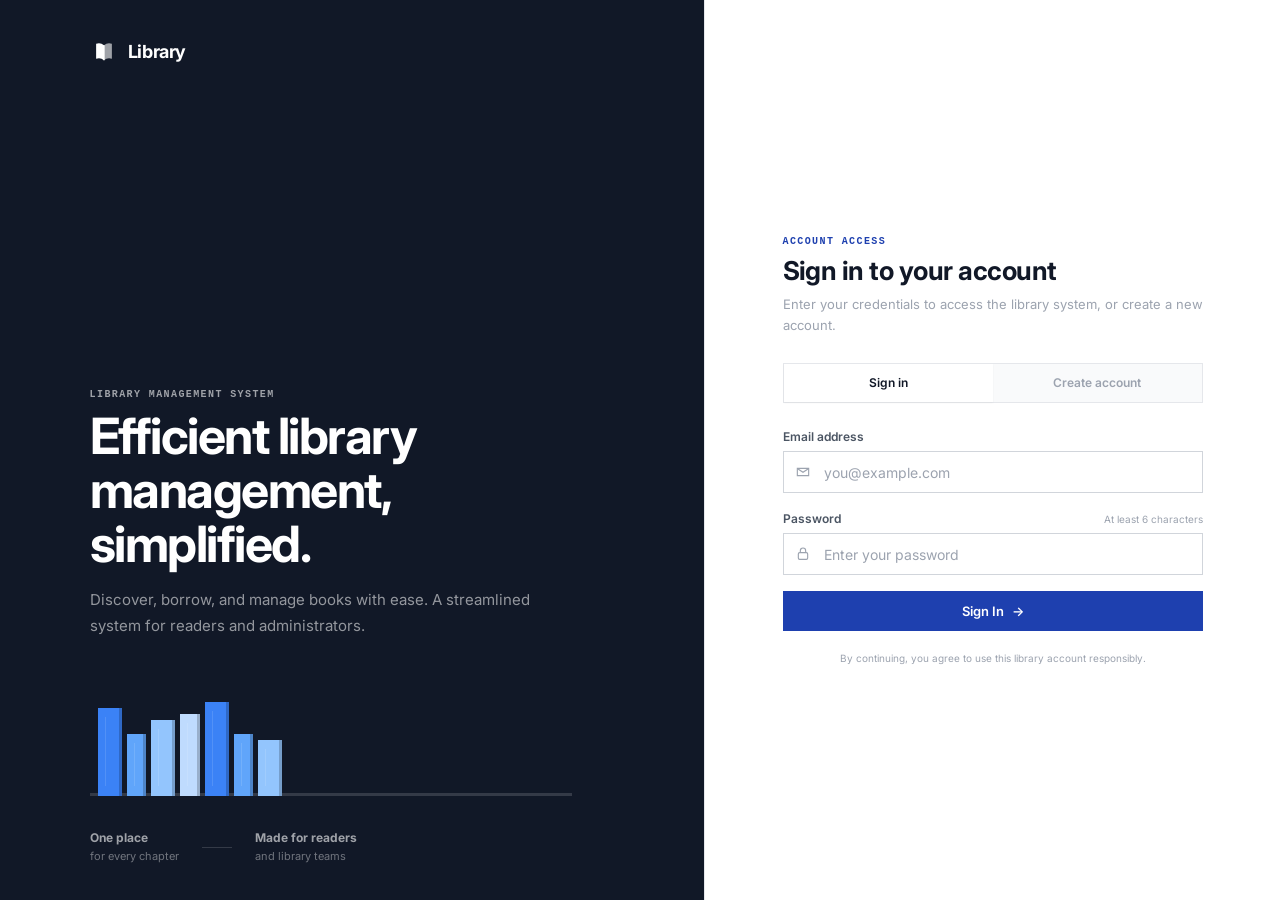
<file: wwwroot/index.html>
<!DOCTYPE html>
<html lang="en">
<head>
    <meta charset="UTF-8">
    <meta name="viewport" content="width=device-width, initial-scale=1.0">
    <meta name="theme-color" content="#ffffff">
    <title>Library — Sign In</title>
    <link rel="stylesheet" href="style.css?v=20260731">
</head>
<body class="auth-page">
    <main class="auth-layout">
        <section class="auth-story" aria-label="Leafline Library introduction">
            <a class="brand brand-light" href="/index.html" aria-label="Library home">
                <span class="brand-mark" aria-hidden="true">
                    <svg viewBox="0 0 32 32" fill="none"><path d="M7 6.5c3.4-1.2 6.3-.6 9 1.7v17.3c-2.7-2.3-5.6-2.9-9-1.7V6.5Z" fill="currentColor"/><path d="M25 6.5c-3.4-1.2-6.3-.6-9 1.7v17.3c2.7-2.3 5.6-2.9 9-1.7V6.5Z" fill="currentColor" opacity=".6"/><path d="M16 8.2v17.3" stroke="currentColor" stroke-width="1.5"/></svg>
                </span>
                <span>Library</span>
            </a>

            <div class="auth-story-copy">
                <p class="eyebrow eyebrow-light">Library Management System</p>
                <h1>Efficient library management, simplified.</h1>
                <p class="lead">Discover, borrow, and manage books with ease. A streamlined system for readers and administrators.</p>
            </div>

            <div class="story-shelf" aria-hidden="true">
                <span class="shelf-book book-copper"></span>
                <span class="shelf-book book-cream"></span>
                <span class="shelf-book book-teal"></span>
                <span class="shelf-book book-paper"></span>
                <span class="shelf-book book-copper book-tall"></span>
                <span class="shelf-book book-cream"></span>
                <span class="shelf-book book-teal book-short"></span>
                <i></i>
            </div>

            <div class="auth-proof">
                <div><strong>One place</strong><span>for every chapter</span></div>
                <div class="proof-line"></div>
                <div><strong>Made for readers</strong><span>and library teams</span></div>
            </div>
        </section>

        <section class="auth-panel">
            <div class="auth-card">
                <div class="auth-mobile-brand">
                    <a class="brand" href="/index.html"><span class="brand-mark" aria-hidden="true"><svg viewBox="0 0 32 32" fill="none"><path d="M7 6.5c3.4-1.2 6.3-.6 9 1.7v17.3c-2.7-2.3-5.6-2.9-9-1.7V6.5Z" fill="currentColor"/><path d="M25 6.5c-3.4-1.2-6.3-.6-9 1.7v17.3c2.7-2.3 5.6-2.9 9-1.7V6.5Z" fill="currentColor" opacity=".6"/></svg></span><span>Library</span></a>
                </div>
                <div class="auth-heading">
                    <p class="eyebrow">Account Access</p>
                    <h2>Sign in to your account</h2>
                    <p>Enter your credentials to access the library system, or create a new account.</p>
                </div>

                <div class="tabs auth-tabs" role="tablist" aria-label="Account options">
                    <button class="tab active" type="button" data-tab="login" role="tab" aria-selected="true">Sign in</button>
                    <button class="tab" type="button" data-tab="register" role="tab" aria-selected="false">Create account</button>
                </div>

                <form id="loginForm" novalidate>
                    <div class="form-group">
                        <label for="loginEmail">Email address</label>
                        <div class="input-shell">
                            <svg aria-hidden="true" viewBox="0 0 24 24" fill="none"><path d="M3.5 6.5h17v11h-17z" stroke="currentColor" stroke-width="1.7"/><path d="m4.5 7.5 7.5 5 7.5-5" stroke="currentColor" stroke-width="1.7"/></svg>
                            <input type="email" id="loginEmail" name="email" placeholder="you@example.com" autocomplete="email" required>
                        </div>
                    </div>
                    <div class="form-group">
                        <div class="label-row"><label for="loginPassword">Password</label><span>At least 6 characters</span></div>
                        <div class="input-shell">
                            <svg aria-hidden="true" viewBox="0 0 24 24" fill="none"><rect x="5" y="10" width="14" height="10" rx="2" stroke="currentColor" stroke-width="1.7"/><path d="M8 10V7a4 4 0 0 1 8 0v3" stroke="currentColor" stroke-width="1.7"/></svg>
                            <input type="password" id="loginPassword" name="password" placeholder="Enter your password" autocomplete="current-password" required>
                        </div>
                    </div>
                    <button type="submit" class="btn btn-primary btn-block">Sign In <span aria-hidden="true">→</span></button>
                </form>

                <form id="registerForm" style="display: none;" novalidate>
                    <div class="form-group">
                        <label for="registerFullName">Full name</label>
                        <div class="input-shell"><svg aria-hidden="true" viewBox="0 0 24 24" fill="none"><circle cx="12" cy="8" r="3.25" stroke="currentColor" stroke-width="1.7"/><path d="M5.5 20c.7-3 3-4.5 6.5-4.5s5.8 1.5 6.5 4.5" stroke="currentColor" stroke-width="1.7" stroke-linecap="round"/></svg><input type="text" id="registerFullName" name="fullName" placeholder="Your name" autocomplete="name" required></div>
                    </div>
                    <div class="form-group">
                        <label for="registerEmail">Email address</label>
                        <div class="input-shell"><svg aria-hidden="true" viewBox="0 0 24 24" fill="none"><path d="M3.5 6.5h17v11h-17z" stroke="currentColor" stroke-width="1.7"/><path d="m4.5 7.5 7.5 5 7.5-5" stroke="currentColor" stroke-width="1.7"/></svg><input type="email" id="registerEmail" name="email" placeholder="you@example.com" autocomplete="email" required></div>
                    </div>
                    <div class="form-group split-fields">
                        <div><label for="registerPassword">Password</label><div class="input-shell"><svg aria-hidden="true" viewBox="0 0 24 24" fill="none"><rect x="5" y="10" width="14" height="10" rx="2" stroke="currentColor" stroke-width="1.7"/><path d="M8 10V7a4 4 0 0 1 8 0v3" stroke="currentColor" stroke-width="1.7"/></svg><input type="password" id="registerPassword" name="password" placeholder="6+ characters" autocomplete="new-password" required minlength="6"></div></div>
                        <div><label for="registerConfirmPassword">Confirm password</label><div class="input-shell"><svg aria-hidden="true" viewBox="0 0 24 24" fill="none"><path d="M12 3v18M7 8l5-5 5 5" stroke="currentColor" stroke-width="1.7" stroke-linecap="round" stroke-linejoin="round"/></svg><input type="password" id="registerConfirmPassword" name="confirmPassword" placeholder="Repeat password" autocomplete="new-password" required minlength="6"></div></div>
                    </div>
                    <button type="submit" class="btn btn-primary btn-block">Create Account <span aria-hidden="true">→</span></button>
                </form>

                <p class="form-note">By continuing, you agree to use this library account responsibly.</p>
            </div>
        </section>
    </main>

    <script src="app.js?v=20260730"></script>
    <script>
        const tabs = document.querySelectorAll('.tab');
        const loginForm = document.getElementById('loginForm');
        const registerForm = document.getElementById('registerForm');

        tabs.forEach(tab => {
            tab.addEventListener('click', () => {
                tabs.forEach(t => {
                    t.classList.remove('active');
                    t.setAttribute('aria-selected', 'false');
                });
                tab.classList.add('active');
                tab.setAttribute('aria-selected', 'true');
                const isLogin = tab.dataset.tab === 'login';
                loginForm.style.display = isLogin ? 'block' : 'none';
                registerForm.style.display = isLogin ? 'none' : 'block';
            });
        });

        loginForm.addEventListener('submit', async (e) => {
            e.preventDefault();
            const email = document.getElementById('loginEmail').value;
            const password = document.getElementById('loginPassword').value;
            try {
                const response = await AuthAPI.login(email, password);
                TokenManager.setToken(response.token);
                window.location.href = response.role === 'Admin' ? '/admin-dashboard.html' : '/user-dashboard.html';
            } catch (error) {
                UI.showAlert(error.message, 'error');
            }
        });

        registerForm.addEventListener('submit', async (e) => {
            e.preventDefault();
            const fullName = document.getElementById('registerFullName').value;
            const email = document.getElementById('registerEmail').value;
            const password = document.getElementById('registerPassword').value;
            const confirmPassword = document.getElementById('registerConfirmPassword').value;
            if (password !== confirmPassword) {
                UI.showAlert('Passwords do not match', 'error');
                return;
            }
            try {
                await AuthAPI.register(fullName, email, password);
                UI.showAlert('Registration successful! Please sign in.', 'success');
                tabs[0].click();
                registerForm.reset();
            } catch (error) {
                UI.showAlert(error.message, 'error');
            }
        });

        if (TokenManager.isAuthenticated()) {
            const userInfo = TokenManager.getUserInfo();
            window.location.href = userInfo?.role === 'Admin' ? '/admin-dashboard.html' : '/user-dashboard.html';
        }
    </script>
</body>
</html>
</file>
<file: wwwroot/style.css>
@import url('https://fonts.googleapis.com/css2?family=Inter:opsz,wght@14..32,300;14..32,400;14..32,500;14..32,600;14..32,700;14..32,800&display=swap');

/* ═══════════════════════════════════════════
   DESIGN TOKENS — Light Professional Theme
   ═══════════════════════════════════════════ */
:root {
    /* Surfaces */
    --bg-page:       #F3F4F6;
    --bg-white:      #FFFFFF;
    --bg-subtle:     #F9FAFB;
    --bg-hover:      #F3F4F6;
    --bg-input:      #FFFFFF;

    /* Text */
    --text-primary:  #1F2937;
    --text-secondary:#4B5563;
    --text-muted:    #9CA3AF;
    --text-heading:  #111827;

    /* Primary — Deep Navy Blue */
    --primary:       #1E40AF;
    --primary-hover: #1E3A8A;
    --primary-light: #DBEAFE;

    /* Semantic */
    --success:       #059669;
    --success-light: #D1FAE5;
    --danger:        #DC2626;
    --danger-light:  #FEE2E2;
    --warning:       #D97706;
    --warning-light: #FEF3C7;
    --info:          #2563EB;
    --info-light:    #DBEAFE;

    /* Borders */
    --border:        #E5E7EB;
    --border-strong: #D1D5DB;
    --border-input:  #D1D5DB;

    /* Shadows */
    --shadow-xs:  0 1px 2px rgba(0,0,0,0.04);
    --shadow-sm:  0 1px 3px rgba(0,0,0,0.06);
    --shadow-md:  0 4px 12px rgba(0,0,0,0.08);
    --shadow-lg:  0 8px 24px rgba(0,0,0,0.12);

    /* Typography */
    --font-sans:    "Inter", -apple-system, "Segoe UI", Roboto, sans-serif;
    --font-display: "Inter", -apple-system, "Segoe UI", Roboto, sans-serif;
    --font-mono:    "SFMono-Regular", Consolas, "Liberation Mono", Menlo, monospace;
}

/* ═══════════════════════════════════════════
   RESET & BASE
   ═══════════════════════════════════════════ */
*, *::before, *::after { box-sizing: border-box; }
html { scroll-behavior: smooth; -webkit-font-smoothing: antialiased; -moz-osx-font-smoothing: grayscale; }

body {
    margin: 0; min-width: 320px;
    color: var(--text-primary);
    background: var(--bg-page);
    font-family: var(--font-sans);
    font-size: 14px; line-height: 1.6;
}

/* Remove all decorative pseudo-elements from body */
body::before, body::after { display: none; }

button, input, select, textarea { font: inherit; }
button { border: 0; cursor: pointer; }
a { color: inherit; text-decoration: none; }
svg { display: block; }

/* ═══════════════════════════════════════════
   LAYOUT
   ═══════════════════════════════════════════ */
.container { width: min(1200px, calc(100% - 48px)); margin-inline: auto; }
.sr-only { position: absolute; width: 1px; height: 1px; padding: 0; overflow: hidden; clip: rect(0,0,0,0); white-space: nowrap; border: 0; }

/* ═══════════════════════════════════════════
   SHARED ELEMENTS
   ═══════════════════════════════════════════ */
.eyebrow {
    margin: 0 0 6px;
    font-family: var(--font-mono); font-size: 10px; font-weight: 600;
    letter-spacing: .14em; text-transform: uppercase;
    color: var(--primary);
    /* Override gradient text fill from old theme */
    background: none;
    -webkit-background-clip: unset;
    -webkit-text-fill-color: currentColor;
    background-clip: unset;
}
.eyebrow-light { color: rgba(255,255,255,.6); }

/* Brand */
.brand {
    display: inline-flex; align-items: center; gap: 10px;
    color: var(--text-heading);
    font-family: var(--font-sans);
    font-size: 18px; font-weight: 700; letter-spacing: -.02em; white-space: nowrap;
}
.brand em {
    font-style: normal; font-weight: 700;
    color: var(--primary);
    /* Override gradient text fill from old theme */
    background: none;
    -webkit-background-clip: unset;
    -webkit-text-fill-color: currentColor;
    background-clip: unset;
}
.brand-light { color: #FFFFFF; }
.brand-light em { color: rgba(255,255,255,.75); background: none; -webkit-text-fill-color: currentColor; }
.brand-mark { display: grid; width: 28px; height: 28px; place-items: center; color: var(--primary); }
.brand-light .brand-mark { color: #FFFFFF; }
.brand-mark svg { width: 100%; height: 100%; }

/* ═══════════════════════════════════════════
   BUTTONS
   ═══════════════════════════════════════════ */
.btn {
    display: inline-flex; min-height: 40px;
    align-items: center; justify-content: center; gap: 8px;
    padding: 9px 18px;
    border: 1px solid transparent; border-radius: 0;
    font-family: var(--font-sans); font-size: 13px; font-weight: 600; line-height: 1;
    transition: background .15s ease, border-color .15s ease, color .15s ease;
    position: relative; overflow: hidden;
}
/* Remove old theme's gradient overlay and hover lift */
.btn::before { display: none; }
.btn:hover { transform: none; }
.btn:focus-visible, .tab:focus-visible, input:focus-visible, .header-nav a:focus-visible {
    outline: 2px solid var(--primary); outline-offset: 2px;
}
.btn:disabled { cursor: not-allowed; opacity: .45; transform: none; }

.btn-primary {
    color: #FFFFFF;
    background: var(--primary);
    border-color: var(--primary);
    box-shadow: none;
}
.btn-primary:hover {
    background: var(--primary-hover);
    border-color: var(--primary-hover);
    box-shadow: none;
}

.btn-success {
    color: #FFFFFF;
    background: var(--success);
    border-color: var(--success);
    box-shadow: none;
}
.btn-success:hover { background: #047857; border-color: #047857; }

.btn-quiet {
    color: var(--text-secondary); background: var(--bg-white);
    border: 1px solid var(--border-strong);
}
.btn-quiet:hover {
    color: var(--text-heading);
    background: var(--bg-hover);
    border-color: var(--border-strong);
}

.btn-danger-quiet { color: var(--danger); background: transparent; border: 1px solid transparent; }
.btn-danger-quiet:hover { background: var(--danger-light); border-color: #FECACA; }

.btn-warning-quiet {
    color: var(--warning);
    background: var(--warning-light);
    border: 1px solid #FDE68A;
}
.btn-warning-quiet:hover { background: #FDE68A; }

.btn-small { min-height: 32px; padding: 6px 12px; font-size: 12px; }
.btn-block { width: 100%; }

/* ═══════════════════════════════════════════
   FORMS
   ═══════════════════════════════════════════ */
.form-group { margin: 0; }
.form-group label {
    display: block; margin-bottom: 5px;
    color: var(--text-secondary); font-size: 12px; font-weight: 600;
}
.form-group input, .search-bar input {
    width: 100%; height: 42px; padding: 0 12px;
    border: 1px solid var(--border-input); border-radius: 0;
    outline: none;
    color: var(--text-primary); background: var(--bg-white);
    font-size: 14px;
    box-shadow: none;
    transition: border-color .15s;
}
.form-group input::placeholder, .search-bar input::placeholder { color: var(--text-muted); }
.form-group input:focus, .search-bar input:focus {
    border-color: var(--primary);
    box-shadow: 0 0 0 1px var(--primary);
    background: var(--bg-white);
}
.input-shell { position: relative; }
.input-shell > svg {
    position: absolute; top: 50%; left: 12px;
    width: 16px; height: 16px;
    color: var(--text-muted); transform: translateY(-50%);
    pointer-events: none; transition: color .15s;
}
.input-shell:focus-within > svg { color: var(--primary); }
.input-shell input { padding-left: 40px; }
.label-row { display: flex; align-items: baseline; justify-content: space-between; gap: 10px; }
.label-row span { color: var(--text-muted); font-size: 10px; }

/* ═══════════════════════════════════════════
   AUTH PAGE — Sign In / Register
   ═══════════════════════════════════════════ */
.auth-page { background: var(--bg-page); }

.auth-layout {
    display: grid; min-height: 100vh;
    grid-template-columns: minmax(430px, 1.1fr) minmax(480px, .9fr);
}

.auth-story {
    position: relative; display: flex; min-height: 720px;
    flex-direction: column; overflow: hidden;
    padding: 38px clamp(42px, 7vw, 100px) 34px;
    color: #FFFFFF;
    background: #111827;
}
/* Remove old decorative circles */
.auth-story::before, .auth-story::after { display: none; }
.auth-story > * { position: relative; z-index: 1; }
.auth-story-copy { max-width: 550px; margin-top: auto; margin-bottom: clamp(36px, 7vh, 70px); }

.auth-story h1 {
    max-width: 560px; margin: 0;
    font-family: var(--font-display);
    font-size: clamp(34px, 4vw, 50px); font-weight: 700;
    letter-spacing: -.03em; line-height: 1.08;
    color: #FFFFFF;
}

.auth-story .lead {
    max-width: 460px; margin: 16px 0 0;
    color: rgba(255,255,255,.55); font-size: 15px; line-height: 1.7;
}

/* Decorative book shelf */
.story-shelf {
    display: flex; height: 95px; align-items: flex-end;
    gap: 5px; margin-bottom: 32px; padding-left: 8px;
}
.story-shelf i {
    position: absolute; bottom: 0; left: 0;
    width: min(500px, 92%); height: 3px;
    border-radius: 0;
    background: rgba(255,255,255,.15);
}
.shelf-book {
    position: relative; z-index: 1; display: block;
    width: 24px; height: 70px; border-radius: 0;
    box-shadow: inset -3px 0 rgba(0,0,0,.2);
}
.shelf-book::after {
    position: absolute; top: 9px; bottom: 10px; left: 7px;
    width: 1px;
    background: rgba(255,255,255,.12);
    content: "";
}
.book-copper { height: 88px; background: #3B82F6; }
.book-cream  { width: 19px; height: 62px; background: #60A5FA; }
.book-teal   { height: 76px; background: #93C5FD; }
.book-paper  { width: 20px; height: 82px; background: #BFDBFE; }
.book-tall   { height: 94px; }
.book-short  { height: 56px; }

.auth-proof {
    display: flex; max-width: 500px;
    align-items: center; gap: 23px;
    color: rgba(255,255,255,.4); font-size: 11px;
}
.auth-proof div:not(.proof-line) { display: grid; gap: 1px; }
.auth-proof strong { color: rgba(255,255,255,.6); font-size: 12px; }
.proof-line { width: 30px; height: 1px; background: rgba(255,255,255,.15); }

/* Auth panel (right side) */
.auth-panel {
    display: grid; place-items: center;
    padding: 42px;
    background: var(--bg-white);
    border-left: 1px solid var(--border);
}
.auth-card { width: min(100%, 420px); }
.auth-mobile-brand { display: none; }

.auth-heading { margin-bottom: 26px; }
.auth-heading h2 {
    margin: 0; color: var(--text-heading);
    font-family: var(--font-display);
    font-size: 26px; font-weight: 700;
    letter-spacing: -.02em; line-height: 1.16;
}
.auth-heading > p:last-child {
    margin: 8px 0 0;
    color: var(--text-muted); font-size: 13px; line-height: 1.65;
}

/* Tabs */
.tabs { display: flex; }
.auth-tabs {
    gap: 0; margin-bottom: 24px; padding: 0;
    border: 1px solid var(--border);
    border-radius: 0;
    background: var(--bg-subtle);
}
.tab {
    display: inline-flex; min-height: 38px; flex: 1;
    align-items: center; justify-content: center; gap: 8px;
    padding: 8px 12px; border: 0; border-radius: 0;
    color: var(--text-muted); background: transparent;
    font-size: 12px; font-weight: 600;
    transition: color .15s, background .15s;
}
.auth-tabs .tab.active {
    color: var(--text-heading);
    background: var(--bg-white);
    box-shadow: var(--shadow-xs);
}
.auth-card form { display: grid; gap: 16px; }
.split-fields { display: grid; grid-template-columns: 1fr 1fr; gap: 12px; }
.split-fields label { font-size: 11px; }
.split-fields .input-shell input { padding-left: 34px; font-size: 12px; }
.split-fields .input-shell > svg { left: 10px; width: 14px; }
.form-note { margin: 20px 0 0; color: var(--text-muted); font-size: 10px; line-height: 1.5; text-align: center; }

/* ═══════════════════════════════════════════
   APP SHELL — Header
   ═══════════════════════════════════════════ */
.app-page { min-height: 100vh; background: var(--bg-page); }

.app-header {
    position: sticky; top: 0; z-index: 20;
    height: 56px;
    border-bottom: 1px solid var(--border);
    background: var(--bg-white);
    backdrop-filter: none;
    -webkit-backdrop-filter: none;
}
.header-content { display: flex; height: 100%; align-items: center; justify-content: space-between; gap: 24px; }
.header-nav { display: flex; align-items: center; gap: 20px; margin-left: auto; }
.header-nav a {
    color: var(--text-secondary); font-size: 12px; font-weight: 600;
    transition: color .15s; position: relative;
}
/* Remove underline animation */
.header-nav a::after { display: none; }
.header-nav a:hover { color: var(--primary); }

.account-actions { display: flex; align-items: center; gap: 10px; }
.account-pill {
    display: flex; min-width: 0; align-items: center; gap: 8px;
    color: var(--text-secondary); font-size: 12px; font-weight: 600;
}
.account-pill > span:last-child {
    max-width: 135px; overflow: hidden; text-overflow: ellipsis; white-space: nowrap;
}

.avatar {
    display: grid; width: 30px; height: 30px; flex: 0 0 auto;
    place-items: center; border-radius: 0;
    color: var(--primary); background: var(--primary-light);
    font-size: 12px; font-weight: 700;
    border: 1px solid #BFDBFE;
}
.avatar-copper {
    color: var(--warning);
    background: var(--warning-light);
    border-color: #FDE68A;
}
.avatar-small { width: 26px; height: 26px; font-size: 10px; }

.app-main { padding-top: 40px; padding-bottom: 60px; }

/* ═══════════════════════════════════════════
   DASHBOARD INTRO
   ═══════════════════════════════════════════ */
.dashboard-intro, .reader-hero {
    display: flex; align-items: flex-end; justify-content: space-between;
    gap: 24px; margin-bottom: 32px;
}
.dashboard-intro h1, .reader-hero h1 {
    max-width: 650px; margin: 0;
    font-family: var(--font-display);
    font-size: clamp(26px, 3vw, 36px); font-weight: 700;
    letter-spacing: -.03em; line-height: 1.12;
    color: var(--text-heading);
}
.dashboard-intro h1 span, .reader-hero h1 span {
    color: var(--primary);
    font-style: normal;
    /* Override gradient text */
    background: none;
    -webkit-background-clip: unset;
    -webkit-text-fill-color: currentColor;
    background-clip: unset;
}
.dashboard-intro > div > p:last-child, .reader-hero > div > p:last-child {
    max-width: 550px; margin: 8px 0 0;
    color: var(--text-muted); font-size: 14px;
}

/* ═══════════════════════════════════════════
   STAT CARDS
   ═══════════════════════════════════════════ */
.stats-grid {
    display: grid; grid-template-columns: repeat(3, 1fr);
    gap: 16px; margin-bottom: 32px;
}
.stat-card {
    position: relative; display: flex; min-height: 120px;
    align-items: flex-start; gap: 16px; overflow: hidden;
    padding: 20px;
    border: 1px solid var(--border);
    border-radius: 0;
    background: var(--bg-white);
    backdrop-filter: none;
    box-shadow: var(--shadow-xs);
    transition: box-shadow .15s;
}
.stat-card:hover {
    box-shadow: var(--shadow-sm);
    transform: none;
}
/* Remove glow orbs */
.stat-card::after { display: none; }

.stat-icon {
    display: grid; width: 40px; height: 40px; flex: 0 0 auto;
    place-items: center; border-radius: 0;
}
.stat-icon svg { width: 22px; height: 22px; }
.stat-books .stat-icon   { color: var(--primary); background: var(--primary-light); }
.stat-members .stat-icon { color: var(--success); background: var(--success-light); }
.stat-loans .stat-icon   { color: var(--info);    background: var(--info-light); }

.stat-card p { margin: 1px 0 3px; color: var(--text-muted); font-size: 11px; font-weight: 600; text-transform: uppercase; letter-spacing: .04em; }
.stat-card .value {
    color: var(--text-heading);
    font-family: var(--font-display);
    font-size: 30px; font-weight: 700;
    letter-spacing: -.02em; line-height: 1.1;
}
.stat-caption { color: var(--text-muted); font-size: 10px; }

/* ═══════════════════════════════════════════
   PANELS & TABLES
   ═══════════════════════════════════════════ */
.panel {
    margin-bottom: 24px;
    border: 1px solid var(--border);
    border-radius: 0;
    background: var(--bg-white);
    backdrop-filter: none;
    box-shadow: var(--shadow-xs);
}

.add-book-panel { overflow: hidden; margin-bottom: 32px; }
.panel-heading {
    display: flex; align-items: center; justify-content: space-between;
    min-height: 100px; padding: 20px 24px;
    border-bottom: 1px solid var(--border);
    background: var(--bg-subtle);
}
.panel-heading h2, .table-header h2, .catalogue-toolbar h2 {
    margin: 0;
    font-family: var(--font-display);
    font-size: 20px; font-weight: 700;
    letter-spacing: -.02em; line-height: 1.2;
    color: var(--text-heading);
}
.panel-heading > div > p:last-child, .table-header > div > p:last-child, .catalogue-toolbar > div > p:last-child {
    margin: 4px 0 0; color: var(--text-muted); font-size: 12px;
}
.heading-art { width: 56px; color: var(--primary); opacity: .2; }
.heading-art svg { width: 100%; height: auto; }

.book-form {
    display: grid;
    grid-template-columns: 1.5fr 1fr 1fr .75fr .75fr;
    gap: 14px; align-items: end;
    padding: 20px 24px;
}
.form-submit { display: flex; align-items: end; }
.form-submit .btn { width: 100%; min-height: 42px; white-space: nowrap; }
.form-wide { /* responsive helper */ }

.table-container { overflow: hidden; }
.table-header {
    display: flex; min-height: 80px;
    align-items: center; justify-content: space-between;
    gap: 16px; padding: 16px 24px;
    border-bottom: 1px solid var(--border);
}
.section-note {
    padding: 4px 10px;
    border: 1px solid var(--border);
    border-radius: 0;
    color: var(--text-muted);
    font-size: 10px; font-weight: 600;
}

table { width: 100%; border-collapse: collapse; }
th {
    padding: 10px 16px;
    color: var(--text-muted); background: var(--bg-subtle);
    font-size: 10px; font-weight: 700;
    letter-spacing: .06em; text-align: left; text-transform: uppercase;
    white-space: nowrap;
    border-bottom: 2px solid var(--border);
}
td {
    padding: 12px 16px; border-top: 1px solid var(--border);
    color: var(--text-secondary); font-size: 12px;
    vertical-align: middle;
}
tbody tr { transition: background .1s; }
tbody tr:hover { background: var(--bg-subtle); }

.title-cell { color: var(--text-heading); font-weight: 600; }
.muted-cell { color: var(--text-muted); font-family: var(--font-mono); font-size: 10px; }
.isbn-cell  { color: var(--text-muted); font-family: var(--font-mono); font-size: 10px; }
.table-actions { width: 1%; white-space: nowrap; }
.member-cell { display: flex; align-items: center; gap: 9px; }

.availability {
    display: inline-flex; padding: 3px 8px;
    border-radius: 0; font-size: 10px; font-weight: 700; white-space: nowrap;
}
.availability.available   { color: var(--success); background: var(--success-light); }
.availability.unavailable { color: var(--danger);  background: var(--danger-light); }

.role-label {
    display: inline-flex; padding: 3px 8px;
    border-radius: 0;
    color: var(--success); background: var(--success-light);
    font-size: 10px; font-weight: 700;
}
.role-label.role-admin {
    color: var(--primary);
    background: var(--primary-light);
}

.badge {
    display: inline-flex; align-items: center;
    padding: 3px 8px; border-radius: 0;
    font-size: 10px; font-weight: 700; white-space: nowrap;
}
.badge-success { color: var(--success); background: var(--success-light); }
.badge-warning { color: var(--warning); background: var(--warning-light); }
.badge-danger  { color: var(--danger);  background: var(--danger-light); }
.badge-info    { color: var(--info);    background: var(--info-light); }

.overdue { background: #FEF2F2; }

.loading, .empty-state {
    display: grid; min-height: 120px; place-content: center;
    gap: 10px; padding: 30px;
    color: var(--text-muted); font-size: 12px; text-align: center;
}
.empty-state h3 {
    max-width: 300px; margin: 0;
    color: var(--text-secondary);
    font-family: var(--font-display);
    font-size: 18px; font-weight: 600;
}
.loading-mark {
    display: block; width: 20px; height: 20px; margin: 0 auto;
    border: 2px solid var(--border);
    border-top-color: var(--primary);
    border-radius: 50%;
    animation: spin .75s linear infinite;
}

/* ═══════════════════════════════════════════
   READER DASHBOARD
   ═══════════════════════════════════════════ */
.reader-hero {
    position: relative; min-height: 180px;
    align-items: center; overflow: hidden;
    margin-bottom: 28px; padding: 28px 32px;
    border-radius: 0;
    border: 1px solid var(--border);
    background: var(--bg-white);
    backdrop-filter: none;
    box-shadow: var(--shadow-xs);
}
/* Remove old decorative pseudo-elements */
.reader-hero::before, .reader-hero::after { display: none; }
.reader-hero > * { position: relative; z-index: 1; }
.reader-hero h1 { max-width: 650px; color: var(--text-heading); }
.reader-hero h1 span {
    color: var(--primary);
    background: none;
    -webkit-background-clip: unset;
    -webkit-text-fill-color: currentColor;
    background-clip: unset;
}
.reader-hero > div > p:last-child { max-width: 560px; color: var(--text-muted); }
.reader-hero .eyebrow { color: var(--primary); background: none; -webkit-text-fill-color: currentColor; }
.reader-hero-art { width: 180px; flex: 0 0 auto; margin-right: 20px; color: var(--primary); opacity: .15; }
.reader-hero-art svg { width: 100%; height: auto; }

.reader-tabs {
    width: max-content; max-width: 100%;
    gap: 0; margin-bottom: 24px; padding: 0;
    border: 1px solid var(--border);
    border-radius: 0;
    background: var(--bg-subtle);
}
.reader-tabs .tab { flex: none; padding-inline: 16px; }
.reader-tabs .tab svg { width: 16px; height: 16px; }
.reader-tabs .tab.active {
    color: var(--text-heading);
    background: var(--bg-white);
    box-shadow: var(--shadow-xs);
}

.catalogue-toolbar {
    display: flex; align-items: end; justify-content: space-between;
    gap: 20px; margin-bottom: 20px;
}
.search-bar { position: relative; display: block; width: min(350px, 100%); }
.search-bar svg {
    position: absolute; top: 50%; left: 12px;
    width: 16px; height: 16px; z-index: 1;
    color: var(--text-muted); transform: translateY(-50%);
    pointer-events: none; transition: color .15s;
}
.search-bar:focus-within svg { color: var(--primary); }
.search-bar input { height: 42px; padding-left: 40px; border-radius: 0; }

/* Book grid cards */
.book-grid {
    display: grid; grid-template-columns: repeat(3, minmax(0, 1fr));
    gap: 16px;
}
.book-grid > .loading, .book-grid > .empty-state, .book-grid > .alert { grid-column: 1 / -1; }

.book-card {
    display: flex; min-width: 0; min-height: 300px; flex-direction: column;
    overflow: hidden;
    border: 1px solid var(--border);
    border-radius: 0;
    background: var(--bg-white);
    backdrop-filter: none;
    box-shadow: var(--shadow-xs);
    transition: box-shadow .15s;
}
.book-card:hover {
    border-color: var(--border-strong);
    box-shadow: var(--shadow-md);
    transform: none;
}

.book-spine {
    display: flex; height: 5px; align-items: center;
    justify-content: end; padding-right: 10px;
    font-family: var(--font-mono); font-size: 7px;
    letter-spacing: .06em; color: #FFFFFF;
}
.spine-0 { background: var(--primary); }
.spine-1 { background: var(--success); }
.spine-2 { background: var(--warning); }
.spine-3 { background: var(--info); }

.book-card-content { display: flex; flex: 1; flex-direction: column; padding: 18px 18px 14px; }
.book-kicker {
    margin: 0 0 10px;
    color: var(--primary); font-family: var(--font-mono);
    font-size: 9px; font-weight: 600;
    letter-spacing: .1em; text-transform: uppercase;
}
.book-card h3 {
    margin: 0; color: var(--text-heading);
    font-family: var(--font-display);
    font-size: 18px; font-weight: 700;
    letter-spacing: -.01em; line-height: 1.2;
}
.book-card .author { margin: 6px 0 0; color: var(--text-muted); font-size: 12px; }
.book-meta {
    display: flex; flex-wrap: wrap; gap: 4px 12px;
    margin-top: auto; padding-top: 18px;
    color: var(--text-muted);
    font-family: var(--font-mono); font-size: 9px;
}
.book-meta span + span { padding-left: 12px; border-left: 1px solid var(--border); }
.copies {
    display: flex; align-items: center; justify-content: space-between;
    gap: 10px; margin-top: 10px;
    color: var(--text-muted); font-size: 11px;
}
.copies .available, .copies .unavailable { font-weight: 700; }
.copies .available   { color: var(--success); }
.copies .unavailable { color: var(--danger); }

.book-card-actions {
    padding: 12px 14px;
    border-top: 1px solid var(--border);
    background: var(--bg-subtle);
}
.book-card-actions .btn { min-height: 36px; font-size: 12px; }

.reader-history .table-header { min-height: 100px; }
.small-art { width: 48px; }

/* ═══════════════════════════════════════════
   MODAL
   ═══════════════════════════════════════════ */
.modal {
    position: fixed; inset: 0; z-index: 50;
    display: none; align-items: center; justify-content: center;
    padding: 24px;
    background: rgba(0, 0, 0, 0.35);
    backdrop-filter: none;
}
.modal.active { display: flex; }

.modal-content {
    width: min(100%, 520px); max-height: calc(100vh - 48px);
    overflow: auto; padding: 24px;
    border: 1px solid var(--border);
    border-radius: 0;
    background: var(--bg-white);
    box-shadow: var(--shadow-lg);
    animation: none;
}

.modal-header {
    display: flex; align-items: start; justify-content: space-between;
    gap: 20px; margin-bottom: 20px;
}
.modal-header h2 {
    margin: 0; font-family: var(--font-display);
    font-size: 20px; font-weight: 700;
    letter-spacing: -.02em; color: var(--text-heading);
}
.modal-close {
    display: grid; width: 28px; height: 28px; flex: 0 0 auto;
    place-items: center; border-radius: 0;
    color: var(--text-muted); background: var(--bg-subtle);
    font-size: 18px; line-height: 1;
    transition: color .15s, background .15s;
}
.modal-close:hover { color: var(--text-primary); background: var(--border); }

.modal-form { display: grid; gap: 14px; }
.modal-form-grid { display: grid; grid-template-columns: 1fr 1fr; gap: 14px; }
.modal-actions { display: flex; justify-content: end; gap: 8px; margin-top: 4px; }

/* ═══════════════════════════════════════════
   ALERTS / TOASTS
   ═══════════════════════════════════════════ */
.alert-region {
    position: fixed; top: 68px; right: 20px;
    z-index: 80; display: grid;
    width: min(380px, calc(100vw - 40px));
    gap: 8px;
}
.alert {
    padding: 12px 16px;
    border: 1px solid; border-left-width: 4px;
    border-radius: 0;
    box-shadow: var(--shadow-md);
    font-size: 12px; font-weight: 600;
    backdrop-filter: none;
    background: var(--bg-white);
    animation: none;
}
.alert-success { color: var(--success); border-color: var(--success); }
.alert-error   { color: var(--danger);  border-color: var(--danger); }
.alert-warning { color: var(--warning); border-color: var(--warning); }

/* ═══════════════════════════════════════════
   ANIMATIONS — Minimal for professional feel
   ═══════════════════════════════════════════ */
@keyframes spin { to { transform: rotate(360deg); } }

/* Disable all decorative entrance animations */
.app-main > * { animation: none; }
.auth-story-copy, .auth-proof, .story-shelf, .auth-card { animation: none; }

/* ═══════════════════════════════════════════
   PAGINATION
   ═══════════════════════════════════════════ */
.pagination-bar {
    display: flex;
    align-items: center;
    justify-content: center;
    gap: 4px;
    padding: 14px 20px;
    border-top: 1px solid var(--border);
}
.pagination-bar .page-nav, .pagination-bar .page-num {
    display: inline-flex;
    align-items: center;
    justify-content: center;
    min-width: 32px;
    height: 32px;
    padding: 0 10px;
    border: 1px solid var(--border);
    border-radius: 0;
    background: var(--bg-white);
    color: var(--text-secondary);
    font-size: 12px;
    font-weight: 600;
    cursor: pointer;
    transition: all .15s;
}
.pagination-bar .page-num.active {
    color: #FFFFFF;
    background: var(--primary);
    border-color: var(--primary);
    box-shadow: none;
}
.pagination-bar .page-nav:hover:not(:disabled), .pagination-bar .page-num:hover:not(.active) {
    color: var(--primary);
    border-color: var(--primary);
    background: var(--primary-light);
}
.pagination-bar .page-nav:disabled {
    opacity: .35;
    cursor: not-allowed;
}

/* ═══════════════════════════════════════════
   RESPONSIVE
   ═══════════════════════════════════════════ */
@media (max-width: 1050px) {
    .auth-layout { grid-template-columns: minmax(380px, 1fr) minmax(420px, 1fr); }
    .auth-story { padding-inline: 48px; }
    .book-form { grid-template-columns: repeat(3, 1fr); }
    .book-form .form-wide { grid-column: span 2; }
    .form-submit { grid-column: span 1; }
    .book-grid { grid-template-columns: repeat(2, minmax(0, 1fr)); }
    .header-nav { gap: 14px; }
}

@media (max-width: 780px) {
    .container { width: min(100% - 32px, 1200px); }
    .auth-layout { display: block; }
    .auth-story { min-height: auto; padding: 24px 24px 28px; }
    .auth-story-copy { margin: 48px 0 24px; }
    .auth-story h1 { font-size: 32px; }
    .auth-proof { display: none; }
    .story-shelf { height: 64px; margin-bottom: 0; transform: scale(.86); transform-origin: left bottom; }
    .auth-panel { padding: 32px 20px 40px; border-left: none; border-top: 1px solid var(--border); }
    .auth-card { max-width: 480px; }
    .auth-mobile-brand { display: none; }
    .app-header { height: auto; min-height: 52px; }
    .header-content { min-height: 52px; gap: 10px; }
    .header-nav { display: none; }
    .account-pill > span:last-child { display: none; }
    .app-main { padding-top: 28px; }
    .dashboard-intro { align-items: start; flex-direction: column; gap: 16px; margin-bottom: 24px; }
    .dashboard-intro h1, .reader-hero h1 { font-size: 26px; }
    .stats-grid { grid-template-columns: 1fr; gap: 10px; }
    .stat-card { min-height: 90px; }
    .book-form { grid-template-columns: 1fr 1fr; padding: 18px; }
    .book-form .form-wide { grid-column: span 2; }
    .form-submit { grid-column: span 2; }
    .panel-heading, .table-header { padding: 16px; }
    .section-note { display: none; }
    .table-container > div:last-child { overflow-x: auto; }
    table { min-width: 660px; }
    .reader-hero { min-height: auto; padding: 24px; }
    .reader-hero-art { position: absolute; top: 10px; right: -44px; width: 150px; margin: 0; opacity: .1; }
    .catalogue-toolbar { align-items: start; flex-direction: column; gap: 12px; }
    .search-bar { width: 100%; }
}

@media (max-width: 480px) {
    .auth-story { padding-inline: 20px; }
    .auth-story h1 { font-size: 28px; }
    .auth-story .lead { font-size: 14px; }
    .auth-panel { padding-inline: 16px; }
    .split-fields { grid-template-columns: 1fr; }
    .auth-heading h2 { font-size: 22px; }
    .brand { font-size: 16px; }
    .brand-mark { width: 24px; height: 24px; }
    .account-actions { gap: 5px; }
    .account-actions .btn { min-height: 32px; padding-inline: 8px; font-size: 11px; }
    .book-form, .modal-form-grid { grid-template-columns: 1fr; }
    .book-form .form-wide, .form-submit { grid-column: auto; }
    .book-grid { grid-template-columns: 1fr; }
    .reader-tabs { width: 100%; }
    .reader-tabs .tab { flex: 1; padding-inline: 8px; }
    .reader-tabs .tab svg { display: none; }
    .modal { padding: 12px; }
    .modal-content { max-height: calc(100vh - 24px); padding: 18px; }
    .alert-region { top: 60px; right: 12px; width: calc(100vw - 24px); }
}

@media (prefers-reduced-motion: reduce) {
    *, *::before, *::after {
        scroll-behavior: auto !important;
        animation-duration: .01ms !important;
        transition-duration: .01ms !important;
    }
}

/* ═══════════════════════════════════════════
   SCROLLBAR
   ═══════════════════════════════════════════ */
::-webkit-scrollbar { width: 8px; height: 8px; }
::-webkit-scrollbar-track { background: var(--bg-subtle); }
::-webkit-scrollbar-thumb { background: var(--border-strong); border-radius: 0; }
::-webkit-scrollbar-thumb:hover { background: var(--text-muted); }

* {
    scrollbar-width: thin;
    scrollbar-color: var(--border-strong) var(--bg-subtle);
}
</file>
